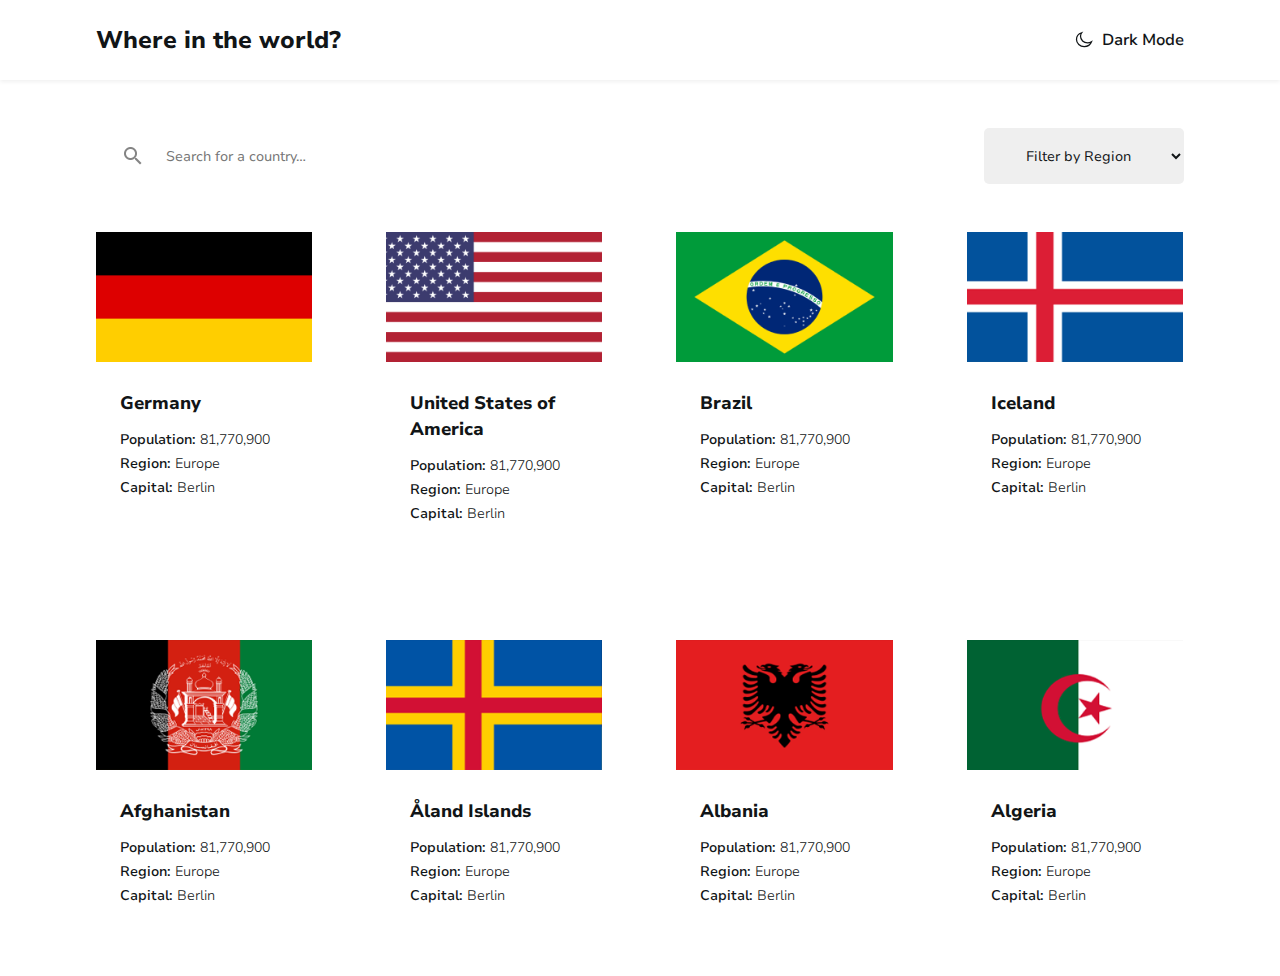
<file: index.html>
<!DOCTYPE html>
<html lang="en">
<head>
    <meta charset="UTF-8">
    <meta name="viewport" content="width=device-width, initial-scale=1.0">
    <title>Countries</title>
    <link rel="stylesheet" href="./css/main.css">
    <link rel="shortcut icon" href="./img/search (1).png" type="image/x-icon">
    <link rel="stylesheet" href="./css/media.css">
</head>
<body>
    <header class="site-header">
        <div class="header-container container">
        <p class="site-header_title">Where in the world?</p>
        <div class="site-header_switchmode">
            <svg xmlns="http://www.w3.org/2000/svg" width="20" height="20" viewBox="0 0 20 20" fill="none" class="svg-header">
                <path fill-rule="evenodd" clip-rule="evenodd" d="M13.5532 13.815C9.66857 13.815 6.51929 10.9278 6.51929 7.36821C6.51929 6.0253 6.96679 4.78158 7.73143 3.75C4.69036 4.69515 2.5 7.33122 2.5 10.4381C2.5 14.3385 5.94929 17.5 10.2036 17.5C13.5929 17.5 16.4696 15.4932 17.5 12.7045C16.375 13.4048 15.0161 13.815 13.5532 13.815Z" fill="white" stroke="#111517" stroke-width="1.25"/>
            </svg>
            <p class="switchmode-text">Dark Mode</p>
        </div>
    </div>
    </header>
    <main class="site-main container">
        <div class="upper-main">
            <div class="main-search">
                <label for="gsearch"><img src="./img/search (1).png" alt="" class="search-icon"></label>
                <input type="search" id="gsearch" name="gsearch" class="search_btn" placeholder="Search for a country…">
            </div>
        <select id="options" name="options" class="main-selection">
            <option value="option1">Filter by Region</option>
            <option value="option1">Africa</option>
            <option value="option2">America</option>
            <option value="option3">Asia</option>
            <option value="option4">Europe</option>
            <option value="option4">Oceania</option>
        </select>
        </div>
        <div class="main-cards">
            <a href="./country.html" class="main-cards_item">
                <img src="./img/Germany.png" alt="" class="item-img">
                <div class="card_content">
                    <p class="item-title">Germany</p>
                    <p class="card-descrip"><span class="descrip-span">Population: </span>81,770,900</p>
                    <p class="card-descrip"><span class="descrip-span">Region: </span>Europe</p>
                    <p class="card-descrip"><span class="descrip-span">Capital: </span>Berlin</p>
                </div>
            </a>
            <a href="./country.html" class="main-cards_item">
                <img src="./img/America.png" alt="" class="item-img">
                <div class="card_content">
                    <p class="item-title">United States of America</p>
                    <p class="card-descrip"><span class="descrip-span">Population: </span>81,770,900</p>
                    <p class="card-descrip"><span class="descrip-span">Region: </span>Europe</p>
                    <p class="card-descrip"><span class="descrip-span">Capital: </span>Berlin</p>
                </div>
            </a>
            <a href="./country.html" class="main-cards_item">
                <img src="./img/Brazil.png" alt="" class="item-img">
                <div class="card_content">
                    <p class="item-title">Brazil</p>
                    <p class="card-descrip"><span class="descrip-span">Population: </span>81,770,900</p>
                    <p class="card-descrip"><span class="descrip-span">Region: </span>Europe</p>
                    <p class="card-descrip"><span class="descrip-span">Capital: </span>Berlin</p>
                </div>
            </a>
            <a href="./country.html" class="main-cards_item">
                <img src="./img/IceLand.png" alt="" class="item-img">
                <div class="card_content">
                    <p class="item-title">Iceland</p>
                    <p class="card-descrip"><span class="descrip-span">Population: </span>81,770,900</p>
                    <p class="card-descrip"><span class="descrip-span">Region: </span>Europe</p>
                    <p class="card-descrip"><span class="descrip-span">Capital: </span>Berlin</p>
                </div>
            </a>
            <a href="./country.html" class="main-cards_item">
                <img src="./img/Afghanistan.png" alt="" class="item-img">
                <div class="card_content">
                    <p class="item-title">Afghanistan</p>
                    <p class="card-descrip"><span class="descrip-span">Population: </span>81,770,900</p>
                    <p class="card-descrip"><span class="descrip-span">Region: </span>Europe</p>
                    <p class="card-descrip"><span class="descrip-span">Capital: </span>Berlin</p>
                </div>
            </a>
            <a href="./country.html" class="main-cards_item">
                <img src="./img/Aland_Islands.png" alt="" class="item-img">
                <div class="card_content">
                    <p class="item-title">Åland Islands</p>
                    <p class="card-descrip"><span class="descrip-span">Population: </span>81,770,900</p>
                    <p class="card-descrip"><span class="descrip-span">Region: </span>Europe</p>
                    <p class="card-descrip"><span class="descrip-span">Capital: </span>Berlin</p>
                </div>
            </a>
            <a href="./country.html" class="main-cards_item">
                <img src="./img/Albania.png" alt="" class="item-img">
                <div class="card_content">
                    <p class="item-title">Albania</p>
                    <p class="card-descrip"><span class="descrip-span">Population: </span>81,770,900</p>
                    <p class="card-descrip"><span class="descrip-span">Region: </span>Europe</p>
                    <p class="card-descrip"><span class="descrip-span">Capital: </span>Berlin</p>
                </div>
            </a>
            <a href="./country.html" class="main-cards_item">
                <img src="./img/Algeria.png" alt="" class="item-img">
                <div class="card_content">
                    <p class="item-title">Algeria</p>
                    <p class="card-descrip"><span class="descrip-span">Population: </span>81,770,900</p>
                    <p class="card-descrip"><span class="descrip-span">Region: </span>Europe</p>
                    <p class="card-descrip"><span class="descrip-span">Capital: </span>Berlin</p>
                </div>
            </a>
        </div>
    </main>
</body>
</html>
</file>
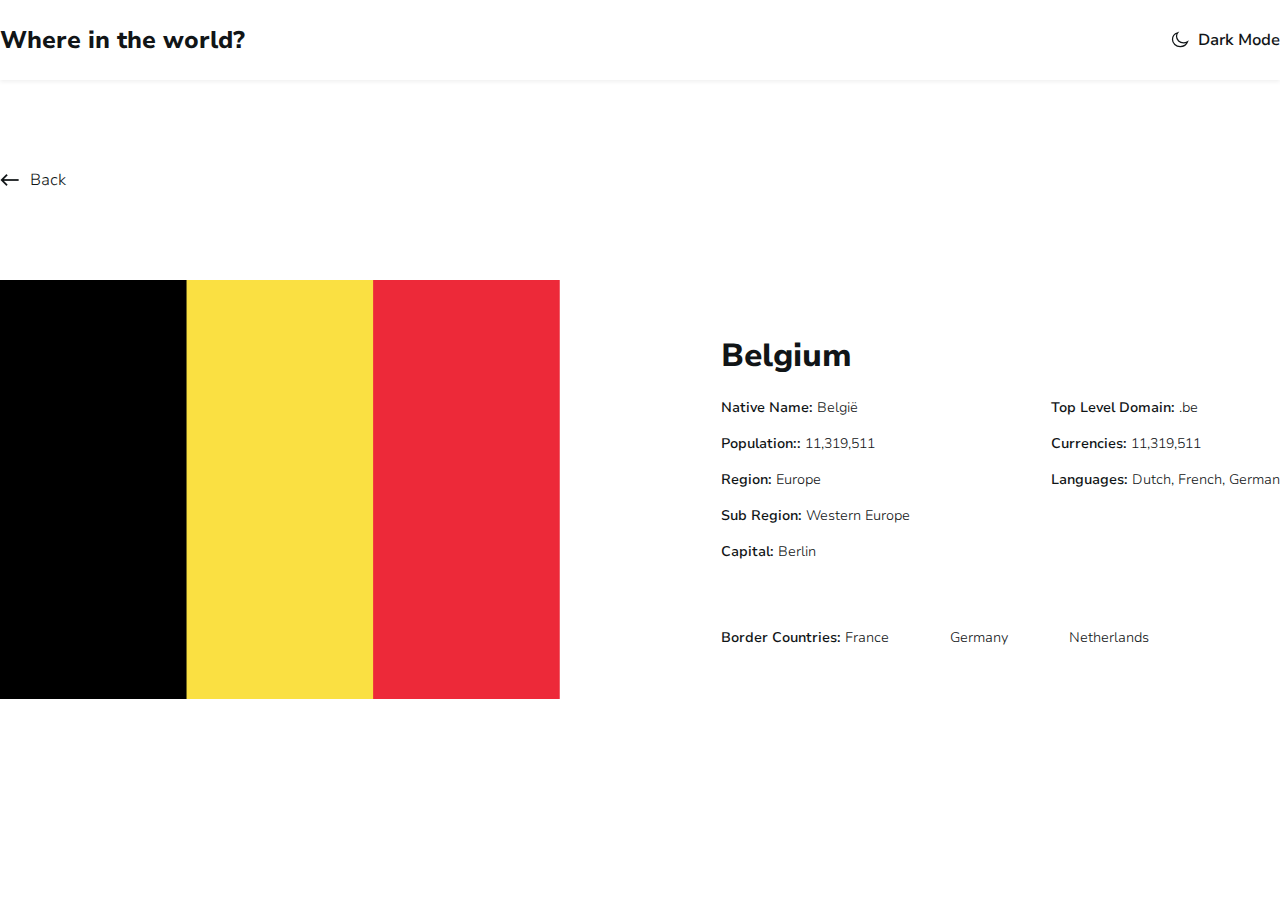
<file: country.html>
<!DOCTYPE html>
<html lang="en">
<head>
    <meta charset="UTF-8">
    <meta name="viewport" content="width=device-width, initial-scale=1.0">
    <title>Belgium</title>
    <link rel="stylesheet" href="./css/main.css">
    <link rel="shortcut icon" href="./img/1280px-Flag_of_Germany.svg.png" type="image/x-icon">
</head>
<body>
    <header class="site-header">
    <div class="header-container container">
        <p class="site-header_title">Where in the world?</p>
        <div class="site-header_switchmode">
            <svg xmlns="http://www.w3.org/2000/svg" width="20" height="20" viewBox="0 0 20 20" fill="none">
                <path fill-rule="evenodd" clip-rule="evenodd" d="M13.5532 13.815C9.66857 13.815 6.51929 10.9278 6.51929 7.36821C6.51929 6.0253 6.96679 4.78158 7.73143 3.75C4.69036 4.69515 2.5 7.33122 2.5 10.4381C2.5 14.3385 5.94929 17.5 10.2036 17.5C13.5929 17.5 16.4696 15.4932 17.5 12.7045C16.375 13.4048 15.0161 13.815 13.5532 13.815Z" fill="white" stroke="#111517" stroke-width="1.25"/>
            </svg>
            <p class="switchmode-text">Dark Mode</p>
        </div>
    </div>
    </header>
    <main class="main container">
        <a href="./index.html" class="main-back_link">
            <img src="./img/call-made.png" alt="" class="back-img">
            <p class="back-text">Back</p>
        </a>
        <div class="main-country">
            <img src="./img/1280px-Flag_of_Germany.svg.png" alt="" class="country-img">
            <div class="country-content">
                <h1 class="content-title">Belgium</h1>
                <div class="main-descrip">
                <div class="content-first_description description">
                    <p class="card-descrip"><span class="descrip-span">Native Name: </span>België</p>
                    <p class="card-descrip"><span class="descrip-span">Population:: </span>11,319,511</p>
                    <p class="card-descrip"><span class="descrip-span">Region: </span>Europe</p>
                    <p class="card-descrip"><span class="descrip-span">Sub Region: </span>Western Europe</p>
                    <p class="card-descrip"><span class="descrip-span">Capital: </span>Berlin</p>
                </div>
                <div class="content-second_description description">
                    <p class="card-descrip"><span class="descrip-span">Top Level Domain: </span>.be</p>
                    <p class="card-descrip"><span class="descrip-span">Currencies: </span>11,319,511</p>
                    <p class="card-descrip"><span class="descrip-span">Languages: </span>Dutch, French, German</p>
                </div>
            </div>
                <p class="card-descrip"><span class="descrip-span">Border Countries: ㅤㅤㅤㅤㅤ</span><span class= "last-descrip">France     Germany     Netherlands</span></p>
            </div>
        </div>

    </main>
</body>
</html>
</file>
<file: css/main.css>
@import url(./fonts.css);
*{
    margin: 0;
    padding: 0;
    box-sizing: border-box;
}
a{
    text-decoration: none;
}
ul{
    list-style: none;
}
.container{
    max-width: 1280px;
    width: 100%;
    margin: auto;
}
.site-header{
    height: 80px;
    box-shadow: 0px 2px 4px 0px rgba(0, 0, 0, 0.06);
}
.header-container{
    display: flex;
    justify-content: space-between;
    height: 100%;
    align-items: center;
}
.site-header_title{
    color: #111517;
    font-family: "NunitoSansExtraBold";
    font-size: 24px;
    font-weight: 800;
}
.switchmode-text{
    color: #111517;
    font-family: "NunitoSansSemiBold";
    font-size: 16px;
    font-weight: 600;
}
.site-header_switchmode{
    display: flex;
    column-gap: 8px;
}
.site-header_switchmode:hover{
    cursor: pointer;
}
.main-search{
    display: flex;
    align-items: center;
    max-width: 480px;
    width: 100%;
    height: 56px;
    column-gap: 24px;
    border: 1px solid transparent;
    justify-content: center;
}
.upper-main{
    display: flex;
    justify-content: space-between;
    align-items: center;
    margin-top: 48px;
    margin-bottom: 48px;
}
.search-icon{
    margin-top: 4px;
}
.search_btn{
    width: 80%;
    height: 100%;
    border: none;
    outline: none;
    color: black;
    font-family: "NunitoSansRegular";
    font-size: 14px;
    font-weight: 400;
    line-height: 20px;    
}
.main-selection{
    display: flex;
    column-gap: 50px;
    width: 200px;
    height: 56px;
    text-align: center;
    color: #111517;
    font-family: "NunitoSansRegular";
    font-size: 14px;
    font-weight: 400;
    line-height: 20px;
    border: none;
    outline: none;
    border-radius: 5px;
}
.main-cards{
    display: flex;
    flex-wrap: wrap;
    column-gap: 74px;
    row-gap: 72px;
}
.main-cards_item{
    width: calc(100%/8*1.6532);
    height: 336px;
}
.item-img{
    width: 100%;
}
.item-title{
    color: #111517;
    font-family: "NunitoSansExtraBold";
    font-size: 18px;
    font-weight: 800;
    line-height: 26px;
    margin-top: 24px;
    margin-bottom: 8px;
}
.card-descrip{
    color: #111517;
    font-family: "NunitoSansLight";
    font-size: 14px;
    font-weight: 300;
    line-height: 16px;
}
.descrip-span{
    color: #111517;
    font-family: "NunitoSansSemiBold";
    font-size: 14px;
    font-weight: 600;
    line-height: 16px;
}
.card_content{
    display: flex;
    flex-direction: column;
    row-gap: 8px;
    margin-left: 24px;
}

.main-back_link{
    width: 136px;
    height: 40px;
    display: flex;
    align-items: center;
    column-gap: 10px;
    color: #111517;
    font-family: "NunitoSansLight";
    font-size: 16px;
    font-weight: 300;
    line-height: 20px;
    margin-top: 80px;
    margin-bottom: 80px;
}
.main-country{
    display: flex;
    justify-content: space-between;
    align-items: center;
}
.content-title{
    color: #111517;
    font-family: "NunitoSansExtraBold";
    font-size: 32px;
    font-weight: 800;
}
.main-descrip{
    display: flex;
    column-gap: 141px;
    margin-bottom: 70px;
    margin-top: 23px;
}
.description{
    display: flex;
    flex-direction: column;
    row-gap: 20px;
}
.last-descrip{
    word-spacing: 57px;
}
</file>
<file: css/media.css>
@media (max-width:1440px){

}
@media (max-width:1320px){
    .container{
        width: 85%;
    }
    .main-cards_item{
        width: calc(100%/8*1.59);
    }
    
}
@media (max-width:1290px){
    
}
@media (min-width:1170px) and (max-width:1274px){
    .container{
        width: 85%;
    }
    .main-cards_item{
        width: calc(100%/8*1.55);
    }
    
}
@media (max-width:1024px){
    .container{
        width: 85%;
    }
    .main-cards_item{
        width: calc(100%/8*1.48);
    }
    .card-descrip{
        font-size: 10px;
    }
    
}
@media (min-width:992px) and (max-width:1004px){
    .container{
        width: 85%;
    }
    .main-cards_item{
        width: calc(100%/8*1.46);
    }
    .descrip-span{
        font-size: 13px;
    }
}
@media (min-width:850px) and (max-width:992px){
    
    .main-cards_item{
        width: calc(100%/8*1.36);
    }
    .item-title{
        font-size: 13px;
        margin-top: 10px;
        margin-bottom: 0px;
    }
    .site-header_title{
        font-size: 15px;
    }
    .descrip-span{
        font-size: 10px;
    }
    .card_content{
        margin-left: 12px;
    }
}
@media (max-width:768px){
    
    .main-selection{
        font-size: 20px;
        margin-left: 30px;
    }
    .search-icon{
        width: 25px;
        height: 25px;
    }
    .main-search{
        max-width: 700px;
        height: 70px;

    }
    .search_btn{
        font-size: 25px;
        opacity: 0.5;
    }
    .upper-main{
        row-gap: 40px;
        flex-direction: column;
        align-items: flex-start;
    }
    .container{
        width: 93%;
    }
    .main-cards{
        row-gap: 150px;
    }
    .main-cards_item{
        width: calc(100%/8*6.5);
        margin: auto;
        height: 550px;
    }
    .item-title{
        font-size: 38px;
        margin-top: 35px;
    }
    .site-header_title{
        font-size: 25px;
    }
    .card-descrip{
        font-size: 25px;
    }
    .descrip-span{
        font-size: 25px;
    }
    .card_content{
        margin-left: 42px;
        row-gap: 30px;
    }
    .switchmode-text{
        font-size: 20px;
    }
}
@media (max-width:736px){
    
}
@media (max-width:680px){
    .item-title{
        font-size: 35px;
        margin-top: 35px;
    }
}
@media (max-width:576px){
    .item-title{
        font-size: 30px;
        margin-top: 35px;
    }
    .card-descrip{
        font-size: 23px;
    }
    .descrip-span{
        font-size: 23px;
    }
}
@media (max-width:480px){
    .item-title{
        font-size: 25px;
        margin-top: 27px;
    }
    .card-descrip{
        font-size: 20px;
    }
    .descrip-span{
        font-size: 20px;
    }
    .card_content{
        margin-left: 35px;
        row-gap: 20px;
    }
    .main-cards{
        row-gap: 70px;
    }
    .main-cards_item{
        height: 420px;
    }
    .site-header_title{
        font-size: 20px;
    }
    .switchmode-text{
        font-size: 16px;
    }
    .container{
        width: 90%;
    }
    .search_btn{
        font-size: 17px;
        opacity: 0.5;
    }
    .upper-main{
        row-gap: 20px;
        margin-top: 10px;
        margin-bottom: 10px;
    }
}

@media (max-width:320px){
    .item-title{
        font-size: 15px;
        margin-top: 10px;
    }
    .container{
        width: 85%;
    }
    .switchmode-text{
        font-size: 10px;
    }
    .site-header_switchmode{
        width: 100px;
    }
    .site-header_title{
        font-size: 10px;
    }
    .search_btn{
        font-size: 10px;
        opacity: 0.5;
    }
    .svg-header{
        width: 15px;
        height: 15px;
    }
    .search-icon{
        width: 16px;
        height: 16px;
    }
    .main-selection{
        font-size: 15px;
        margin-left: 0px;
    }
    .card-descrip{
        font-size: 12px;
    }
    .descrip-span{
        font-size: 12px;
    }
    .card_content{
        margin-left: 23px;
        row-gap: 5px;
    }
    .main-cards_item{
        height: 300px;
    }
    .main-cards{
        row-gap: 20px;
    }
}
</file>
